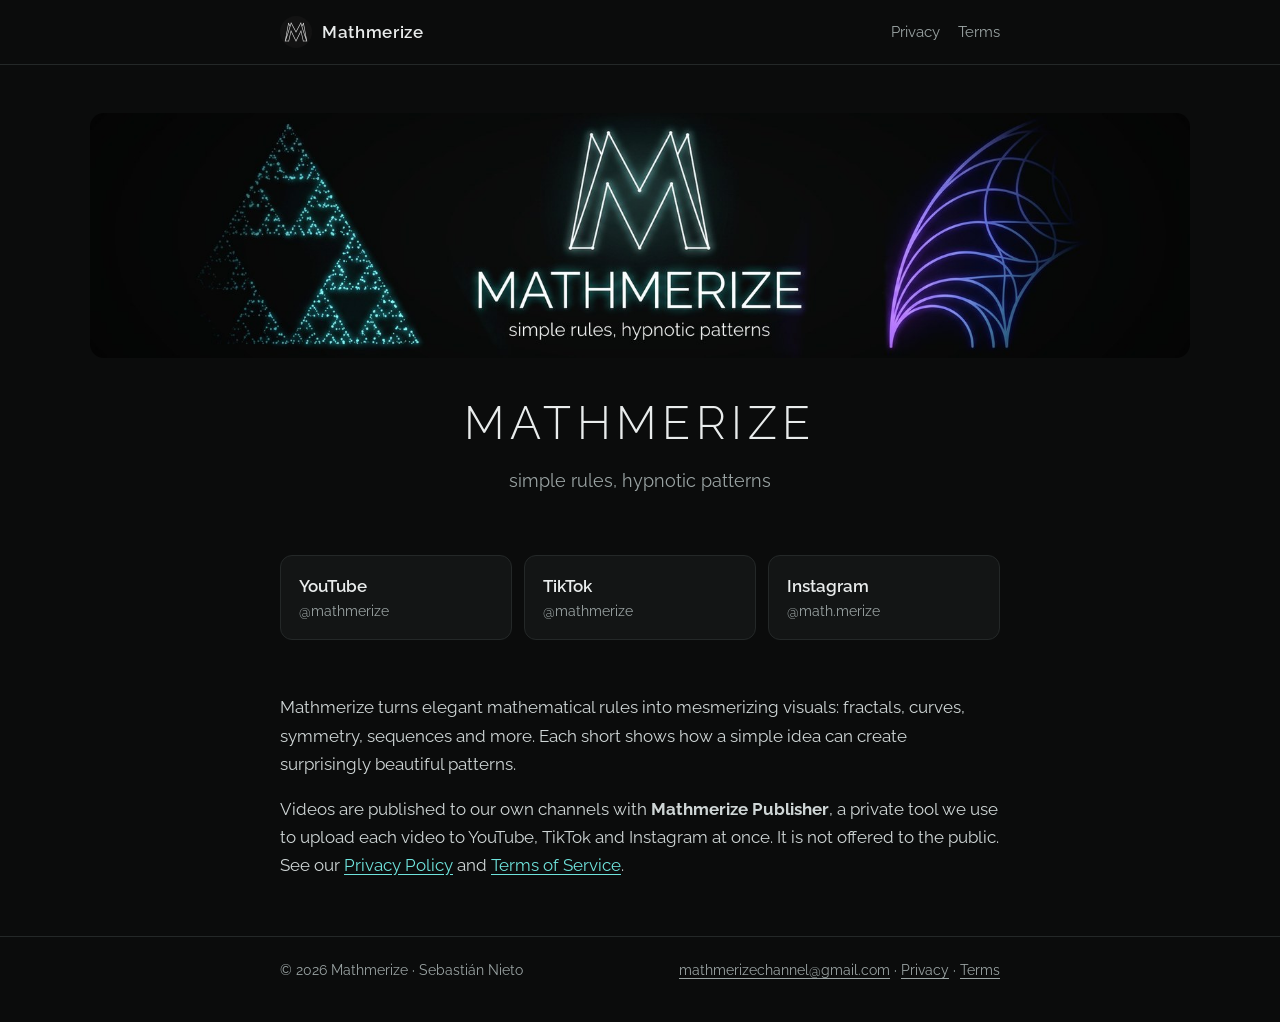
<file: index.html>
<!doctype html>
<html lang="en">
<head>
  <meta charset="utf-8">
  <meta name="viewport" content="width=device-width, initial-scale=1">
  <title>Mathmerize — simple rules, hypnotic patterns</title>
  <meta name="description" content="Mathmerize turns elegant mathematical rules into mesmerizing short videos: fractals, curves, symmetry and sequences.">
  <link rel="icon" type="image/png" href="assets/favicon.png">
  <link rel="apple-touch-icon" href="assets/apple-touch-icon.png">
  <link rel="preconnect" href="https://fonts.googleapis.com">
  <link rel="preconnect" href="https://fonts.gstatic.com" crossorigin>
  <link href="https://fonts.googleapis.com/css2?family=Raleway:wght@300;400;600&display=swap" rel="stylesheet">
  <link rel="stylesheet" href="assets/style.css">
</head>
<body>
  <header class="top">
    <div class="wrap">
      <a class="brand" href="./"><img src="assets/logo.png" alt="">Mathmerize</a>
      <nav class="links">
        <a href="privacy.html">Privacy</a>
        <a href="terms.html">Terms</a>
      </nav>
    </div>
  </header>

  <main>
    <div class="hero">
      <div class="wrap" style="max-width:1140px">
        <img class="banner" src="assets/banner.jpg" alt="Mathmerize: a Sierpinski triangle, the Mathmerize logo and a pattern of circular arcs">
        <h1>Mathmerize</h1>
        <p class="tag">simple rules, hypnotic patterns</p>
      </div>
    </div>

    <div class="wrap">
      <div class="channels">
        <a href="https://www.youtube.com/@mathmerize" rel="me">YouTube<span>@mathmerize</span></a>
        <a href="https://www.tiktok.com/@mathmerize" rel="me">TikTok<span>@mathmerize</span></a>
        <a href="https://www.instagram.com/math.merize/" rel="me">Instagram<span>@math.merize</span></a>
      </div>

      <section class="about">
        <p>Mathmerize turns elegant mathematical rules into mesmerizing visuals: fractals, curves, symmetry,
          sequences and more. Each short shows how a simple idea can create surprisingly beautiful patterns.</p>
        <p>Videos are published to our own channels with <strong>Mathmerize Publisher</strong>, a private tool
          we use to upload each video to YouTube, TikTok and Instagram at once. It is not offered to the public.
          See our <a href="privacy.html">Privacy Policy</a> and <a href="terms.html">Terms of Service</a>.</p>
      </section>
    </div>
  </main>

  <footer>
    <div class="wrap">
      <span>© 2026 Mathmerize · Sebastián Nieto</span>
      <span><a href="mailto:mathmerizechannel@gmail.com">mathmerizechannel@gmail.com</a> · <a href="privacy.html">Privacy</a> · <a href="terms.html">Terms</a></span>
    </div>
  </footer>
</body>
</html>
</file>
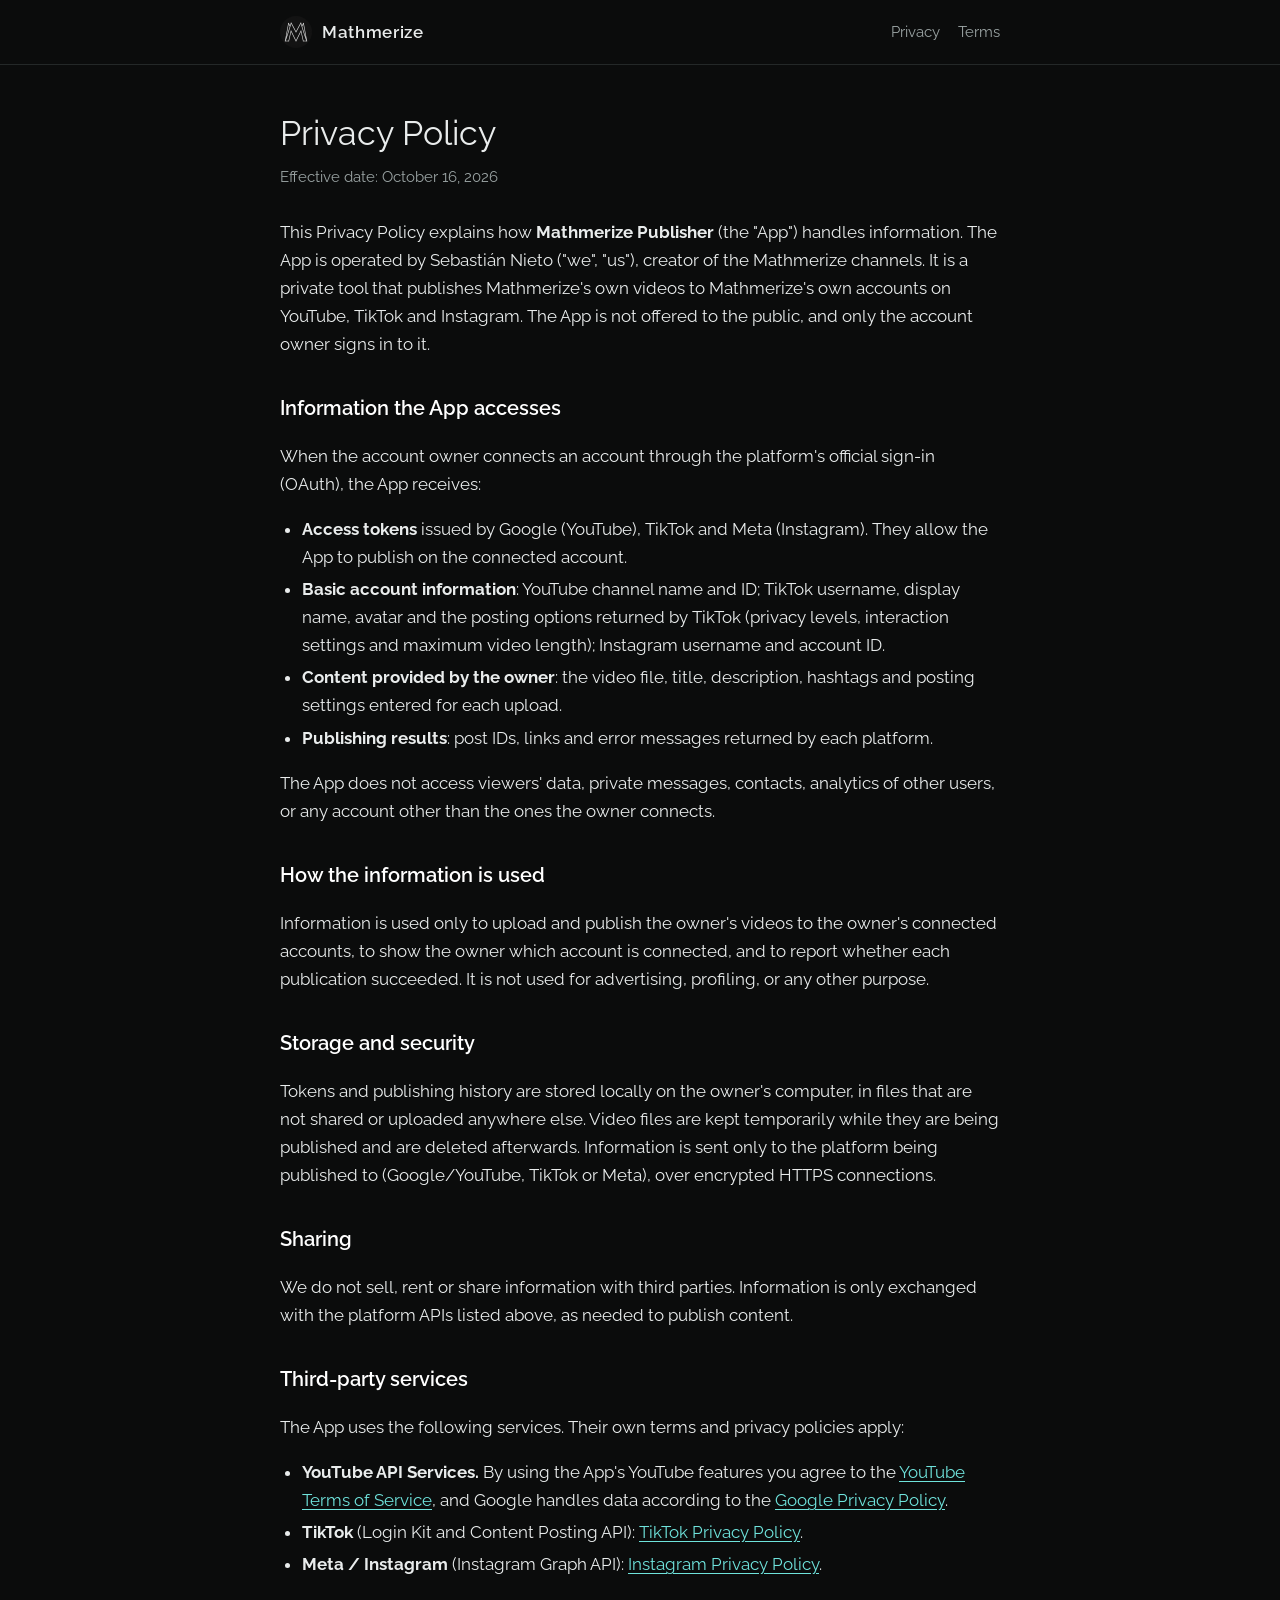
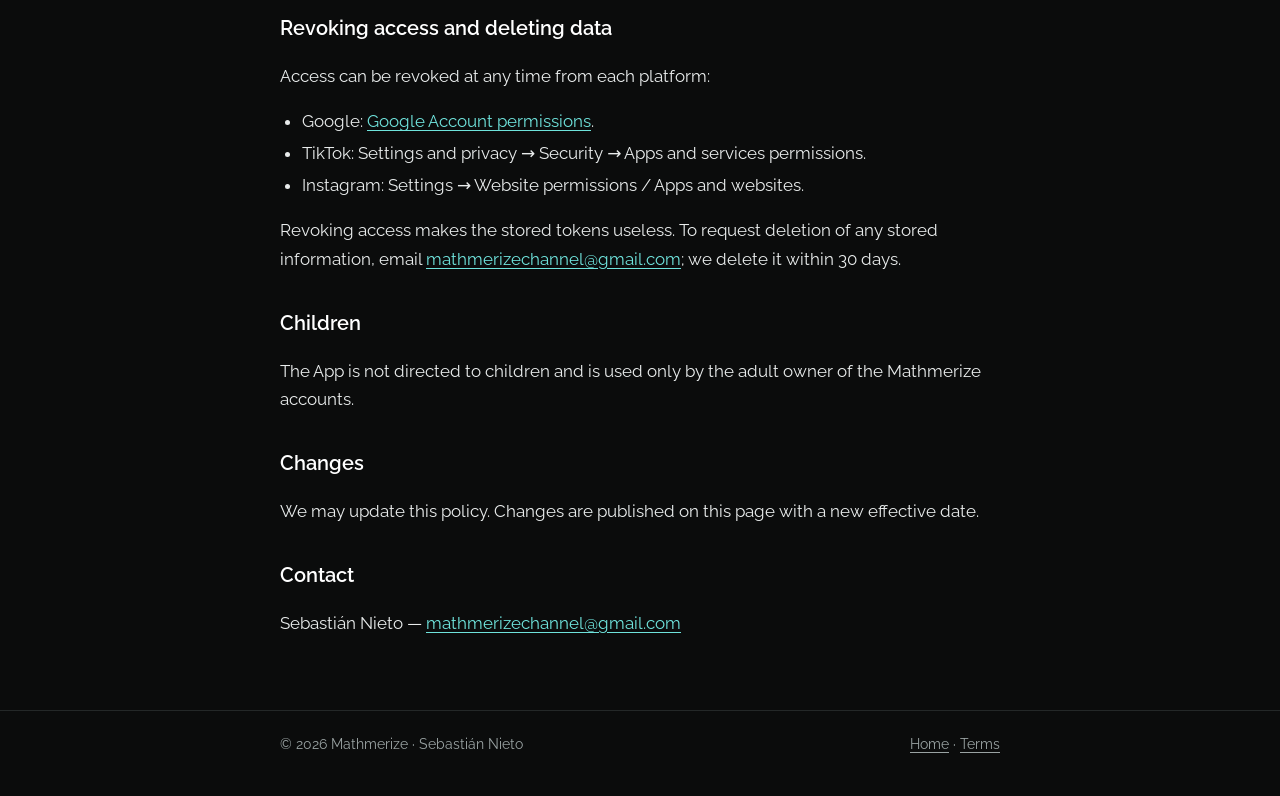
<file: privacy.html>
<!doctype html>
<html lang="en">
<head>
  <meta charset="utf-8">
  <meta name="viewport" content="width=device-width, initial-scale=1">
  <title>Privacy Policy — Mathmerize</title>
  <meta name="description" content="Privacy Policy for Mathmerize and the Mathmerize Publisher tool.">
  <link rel="icon" type="image/png" href="assets/favicon.png">
  <link rel="preconnect" href="https://fonts.googleapis.com">
  <link rel="preconnect" href="https://fonts.gstatic.com" crossorigin>
  <link href="https://fonts.googleapis.com/css2?family=Raleway:wght@300;400;600&display=swap" rel="stylesheet">
  <link rel="stylesheet" href="assets/style.css">
</head>
<body>
  <header class="top">
    <div class="wrap">
      <a class="brand" href="./"><img src="assets/logo.png" alt="">Mathmerize</a>
      <nav class="links">
        <a href="privacy.html" aria-current="page">Privacy</a>
        <a href="terms.html">Terms</a>
      </nav>
    </div>
  </header>

  <main class="wrap">
    <article class="legal">
      <h1>Privacy Policy</h1>
      <p class="updated">Effective date: October 16, 2026</p>

      <p>This Privacy Policy explains how <strong>Mathmerize Publisher</strong> (the "App") handles information.
        The App is operated by Sebastián Nieto ("we", "us"), creator of the Mathmerize channels. It is a private
        tool that publishes Mathmerize's own videos to Mathmerize's own accounts on YouTube, TikTok and Instagram.
        The App is not offered to the public, and only the account owner signs in to it.</p>

      <h2>Information the App accesses</h2>
      <p>When the account owner connects an account through the platform's official sign-in (OAuth), the App
        receives:</p>
      <ul>
        <li><strong>Access tokens</strong> issued by Google (YouTube), TikTok and Meta (Instagram). They allow the
          App to publish on the connected account.</li>
        <li><strong>Basic account information</strong>: YouTube channel name and ID; TikTok username, display
          name, avatar and the posting options returned by TikTok (privacy levels, interaction settings and maximum
          video length); Instagram username and account ID.</li>
        <li><strong>Content provided by the owner</strong>: the video file, title, description, hashtags and
          posting settings entered for each upload.</li>
        <li><strong>Publishing results</strong>: post IDs, links and error messages returned by each platform.</li>
      </ul>
      <p>The App does not access viewers' data, private messages, contacts, analytics of other users, or any
        account other than the ones the owner connects.</p>

      <h2>How the information is used</h2>
      <p>Information is used only to upload and publish the owner's videos to the owner's connected accounts, to
        show the owner which account is connected, and to report whether each publication succeeded. It is not used
        for advertising, profiling, or any other purpose.</p>

      <h2>Storage and security</h2>
      <p>Tokens and publishing history are stored locally on the owner's computer, in files that are not shared or
        uploaded anywhere else. Video files are kept temporarily while they are being published and are deleted
        afterwards. Information is sent only to the platform being published to (Google/YouTube, TikTok or Meta),
        over encrypted HTTPS connections.</p>

      <h2>Sharing</h2>
      <p>We do not sell, rent or share information with third parties. Information is only exchanged with the
        platform APIs listed above, as needed to publish content.</p>

      <h2>Third-party services</h2>
      <p>The App uses the following services. Their own terms and privacy policies apply:</p>
      <ul>
        <li><strong>YouTube API Services.</strong> By using the App's YouTube features you agree to the
          <a href="https://www.youtube.com/t/terms">YouTube Terms of Service</a>, and Google handles data according to the
          <a href="https://policies.google.com/privacy">Google Privacy Policy</a>.</li>
        <li><strong>TikTok</strong> (Login Kit and Content Posting API):
          <a href="https://www.tiktok.com/legal/page/global/privacy-policy/en">TikTok Privacy Policy</a>.</li>
        <li><strong>Meta / Instagram</strong> (Instagram Graph API):
          <a href="https://privacycenter.instagram.com/policy">Instagram Privacy Policy</a>.</li>
      </ul>

      <h2>Revoking access and deleting data</h2>
      <p>Access can be revoked at any time from each platform:</p>
      <ul>
        <li>Google: <a href="https://security.google.com/settings/security/permissions">Google Account permissions</a>.</li>
        <li>TikTok: Settings and privacy → Security → Apps and services permissions.</li>
        <li>Instagram: Settings → Website permissions / Apps and websites.</li>
      </ul>
      <p>Revoking access makes the stored tokens useless. To request deletion of any stored information, email
        <a href="mailto:mathmerizechannel@gmail.com">mathmerizechannel@gmail.com</a>; we delete it within 30 days.</p>

      <h2>Children</h2>
      <p>The App is not directed to children and is used only by the adult owner of the Mathmerize accounts.</p>

      <h2>Changes</h2>
      <p>We may update this policy. Changes are published on this page with a new effective date.</p>

      <h2>Contact</h2>
      <p>Sebastián Nieto — <a href="mailto:mathmerizechannel@gmail.com">mathmerizechannel@gmail.com</a></p>
    </article>
  </main>

  <footer>
    <div class="wrap">
      <span>© 2026 Mathmerize · Sebastián Nieto</span>
      <span><a href="./">Home</a> · <a href="terms.html">Terms</a></span>
    </div>
  </footer>
</body>
</html>
</file>
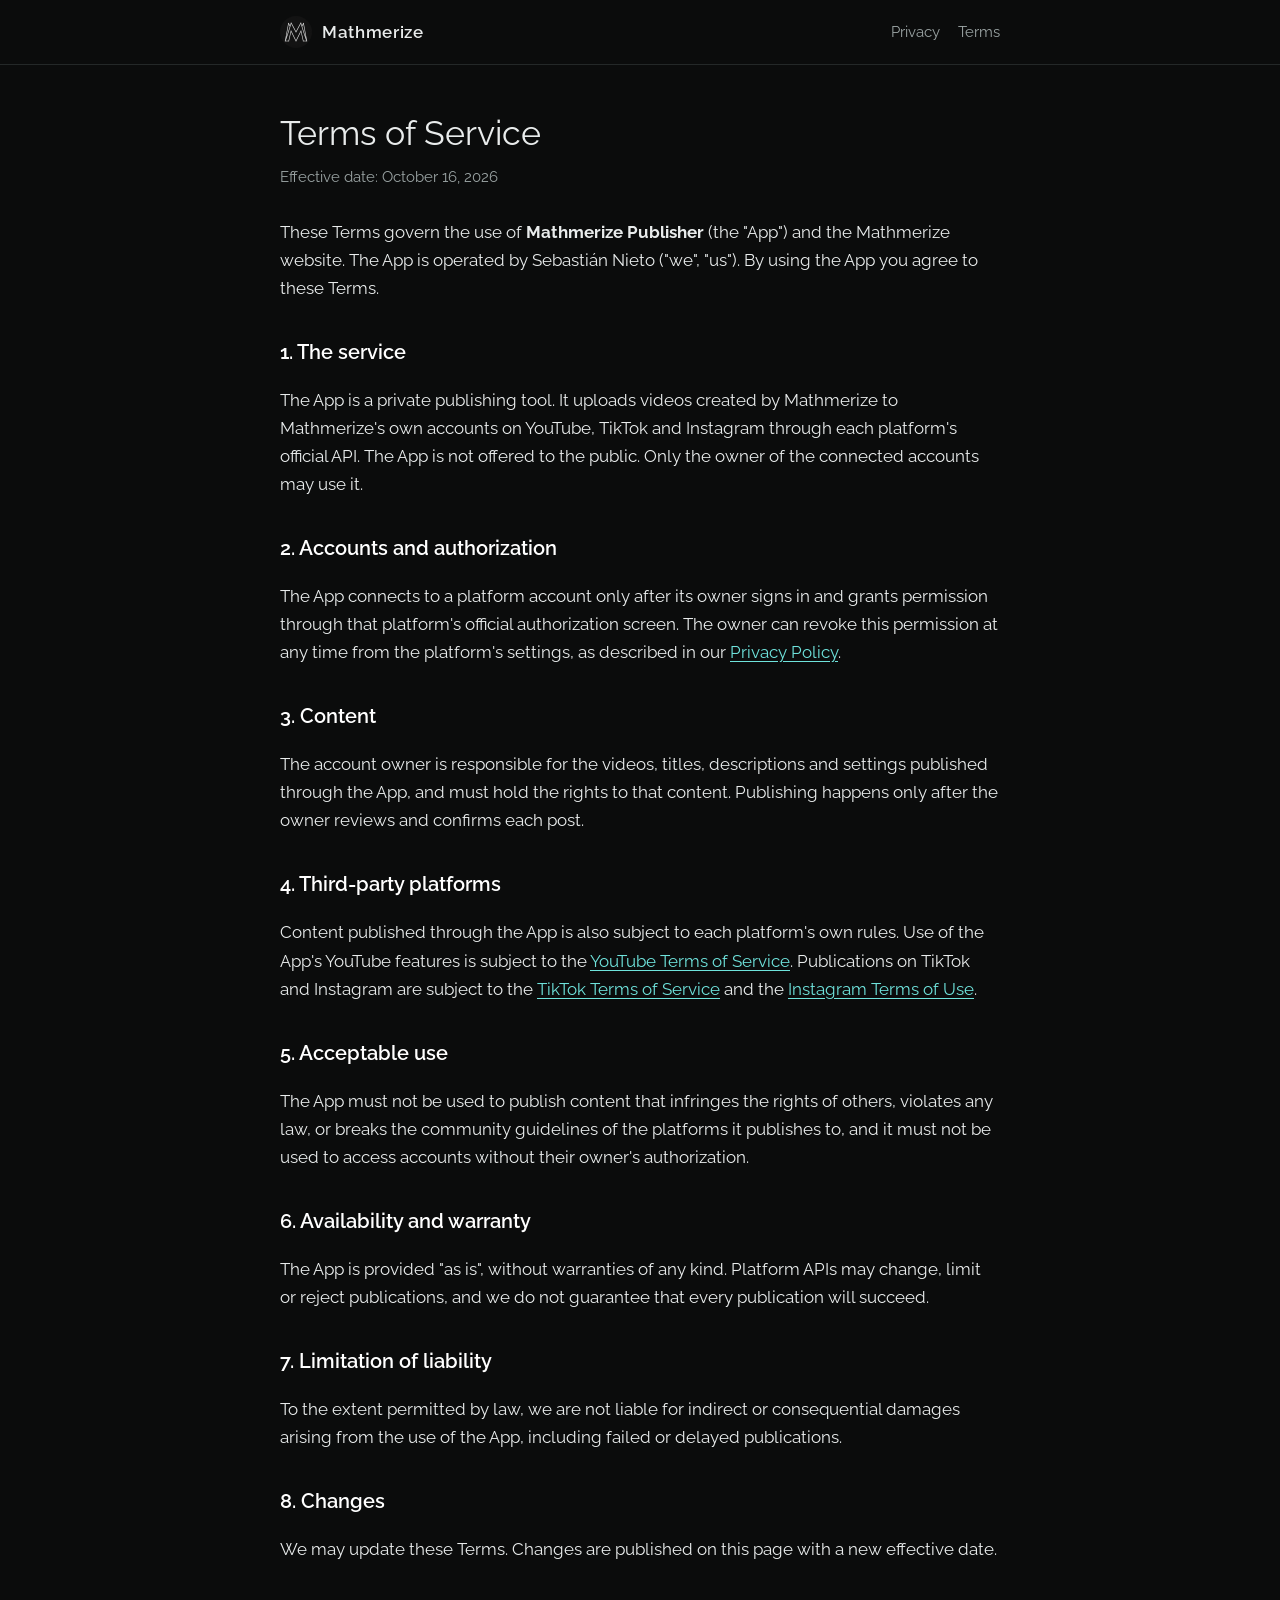
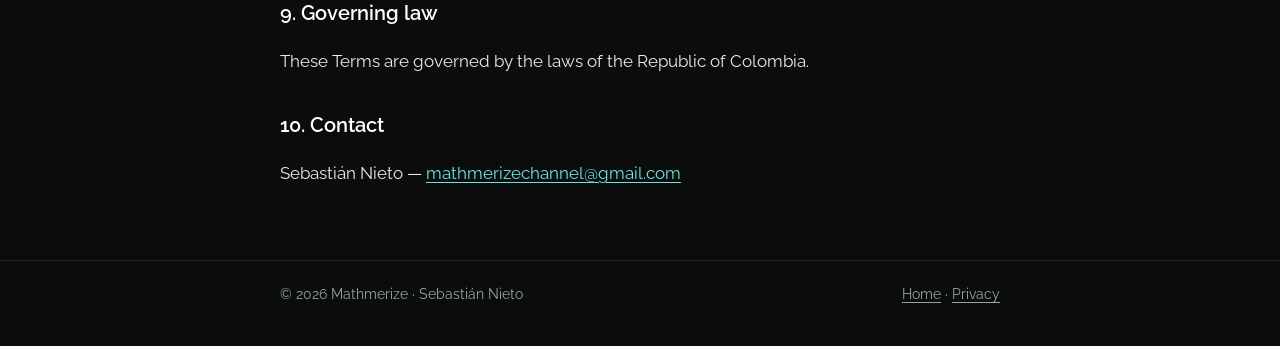
<file: terms.html>
<!doctype html>
<html lang="en">
<head>
  <meta charset="utf-8">
  <meta name="viewport" content="width=device-width, initial-scale=1">
  <title>Terms of Service — Mathmerize</title>
  <meta name="description" content="Terms of Service for Mathmerize and the Mathmerize Publisher tool.">
  <link rel="icon" type="image/png" href="assets/favicon.png">
  <link rel="preconnect" href="https://fonts.googleapis.com">
  <link rel="preconnect" href="https://fonts.gstatic.com" crossorigin>
  <link href="https://fonts.googleapis.com/css2?family=Raleway:wght@300;400;600&display=swap" rel="stylesheet">
  <link rel="stylesheet" href="assets/style.css">
</head>
<body>
  <header class="top">
    <div class="wrap">
      <a class="brand" href="./"><img src="assets/logo.png" alt="">Mathmerize</a>
      <nav class="links">
        <a href="privacy.html">Privacy</a>
        <a href="terms.html" aria-current="page">Terms</a>
      </nav>
    </div>
  </header>

  <main class="wrap">
    <article class="legal">
      <h1>Terms of Service</h1>
      <p class="updated">Effective date: October 16, 2026</p>

      <p>These Terms govern the use of <strong>Mathmerize Publisher</strong> (the "App") and the Mathmerize
        website. The App is operated by Sebastián Nieto ("we", "us"). By using the App you agree to these Terms.</p>

      <h2>1. The service</h2>
      <p>The App is a private publishing tool. It uploads videos created by Mathmerize to Mathmerize's own
        accounts on YouTube, TikTok and Instagram through each platform's official API. The App is not offered to
        the public. Only the owner of the connected accounts may use it.</p>

      <h2>2. Accounts and authorization</h2>
      <p>The App connects to a platform account only after its owner signs in and grants permission through that
        platform's official authorization screen. The owner can revoke this permission at any time from the
        platform's settings, as described in our <a href="privacy.html">Privacy Policy</a>.</p>

      <h2>3. Content</h2>
      <p>The account owner is responsible for the videos, titles, descriptions and settings published through the
        App, and must hold the rights to that content. Publishing happens only after the owner reviews and confirms
        each post.</p>

      <h2>4. Third-party platforms</h2>
      <p>Content published through the App is also subject to each platform's own rules. Use of the App's
        YouTube features is subject to the <a href="https://www.youtube.com/t/terms">YouTube Terms of Service</a>.
        Publications on TikTok and Instagram are subject to the
        <a href="https://www.tiktok.com/legal/page/global/terms-of-service/en">TikTok Terms of Service</a> and the
        <a href="https://help.instagram.com/581066165581870">Instagram Terms of Use</a>.</p>

      <h2>5. Acceptable use</h2>
      <p>The App must not be used to publish content that infringes the rights of others, violates any law, or
        breaks the community guidelines of the platforms it publishes to, and it must not be used to access accounts
        without their owner's authorization.</p>

      <h2>6. Availability and warranty</h2>
      <p>The App is provided "as is", without warranties of any kind. Platform APIs may change, limit or reject
        publications, and we do not guarantee that every publication will succeed.</p>

      <h2>7. Limitation of liability</h2>
      <p>To the extent permitted by law, we are not liable for indirect or consequential damages arising from the
        use of the App, including failed or delayed publications.</p>

      <h2>8. Changes</h2>
      <p>We may update these Terms. Changes are published on this page with a new effective date.</p>

      <h2>9. Governing law</h2>
      <p>These Terms are governed by the laws of the Republic of Colombia.</p>

      <h2>10. Contact</h2>
      <p>Sebastián Nieto — <a href="mailto:mathmerizechannel@gmail.com">mathmerizechannel@gmail.com</a></p>
    </article>
  </main>

  <footer>
    <div class="wrap">
      <span>© 2026 Mathmerize · Sebastián Nieto</span>
      <span><a href="./">Home</a> · <a href="privacy.html">Privacy</a></span>
    </div>
  </footer>
</body>
</html>
</file>
<file: assets/style.css>
:root {
  --bg: #0b0c0c;
  --surface: #131515;
  --line: #242828;
  --text: #e9ecec;
  --muted: #9aa3a3;
  --teal: #6fe3dc;
  --violet: #9b7bff;
  --max: 760px;
}

* { box-sizing: border-box; }

html { -webkit-text-size-adjust: 100%; }

body {
  margin: 0;
  background: var(--bg);
  color: var(--text);
  font: 17px/1.65 "Raleway", system-ui, -apple-system, "Segoe UI", Roboto, sans-serif;
}

a { color: var(--teal); text-underline-offset: 3px; }
a:hover { color: #fff; }

.wrap { max-width: var(--max); margin: 0 auto; padding: 0 20px; }

header.top {
  border-bottom: 1px solid var(--line);
}
header.top .wrap {
  display: flex;
  align-items: center;
  justify-content: space-between;
  gap: 16px;
  min-height: 64px;
}
.brand {
  display: flex;
  align-items: center;
  gap: 10px;
  color: var(--text);
  text-decoration: none;
  font-weight: 600;
  letter-spacing: 0.04em;
}
.brand img { width: 32px; height: 32px; border-radius: 50%; }
nav.links { display: flex; gap: 18px; font-size: 15px; }
nav.links a { color: var(--muted); text-decoration: none; }
nav.links a:hover { color: var(--text); }

.hero { text-align: center; padding: 48px 0 24px; }
.hero .banner {
  width: 100%;
  max-width: 1100px;
  display: block;
  margin: 0 auto;
  border-radius: 14px;
}
.hero h1 {
  margin: 28px 0 4px;
  font-weight: 300;
  font-size: clamp(30px, 6vw, 46px);
  letter-spacing: 0.12em;
  text-transform: uppercase;
}
.hero p.tag { margin: 0; color: var(--muted); font-size: 18px; }

.channels {
  display: grid;
  grid-template-columns: repeat(auto-fit, minmax(180px, 1fr));
  gap: 12px;
  margin: 36px 0 12px;
}
.channels a {
  display: block;
  padding: 16px 18px;
  border: 1px solid var(--line);
  border-radius: 12px;
  background: var(--surface);
  color: var(--text);
  text-decoration: none;
  font-weight: 600;
}
.channels a span { display: block; color: var(--muted); font-weight: 400; font-size: 14px; }
.channels a:hover { border-color: var(--teal); }

section.about { padding: 24px 0 40px; color: #cfd6d6; }

article.legal { padding: 40px 0 56px; }
article.legal h1 { font-weight: 400; font-size: 34px; margin: 0 0 4px; }
article.legal .updated { color: var(--muted); margin: 0 0 28px; font-size: 15px; }
article.legal h2 { font-size: 20px; font-weight: 600; margin: 34px 0 8px; color: #fff; }
article.legal ul { padding-left: 22px; }
article.legal li { margin: 4px 0; }

footer {
  border-top: 1px solid var(--line);
  color: var(--muted);
  font-size: 14px;
  padding: 22px 0 40px;
}
footer .wrap { display: flex; flex-wrap: wrap; gap: 8px 18px; justify-content: space-between; }
footer a { color: var(--muted); }
</file>
